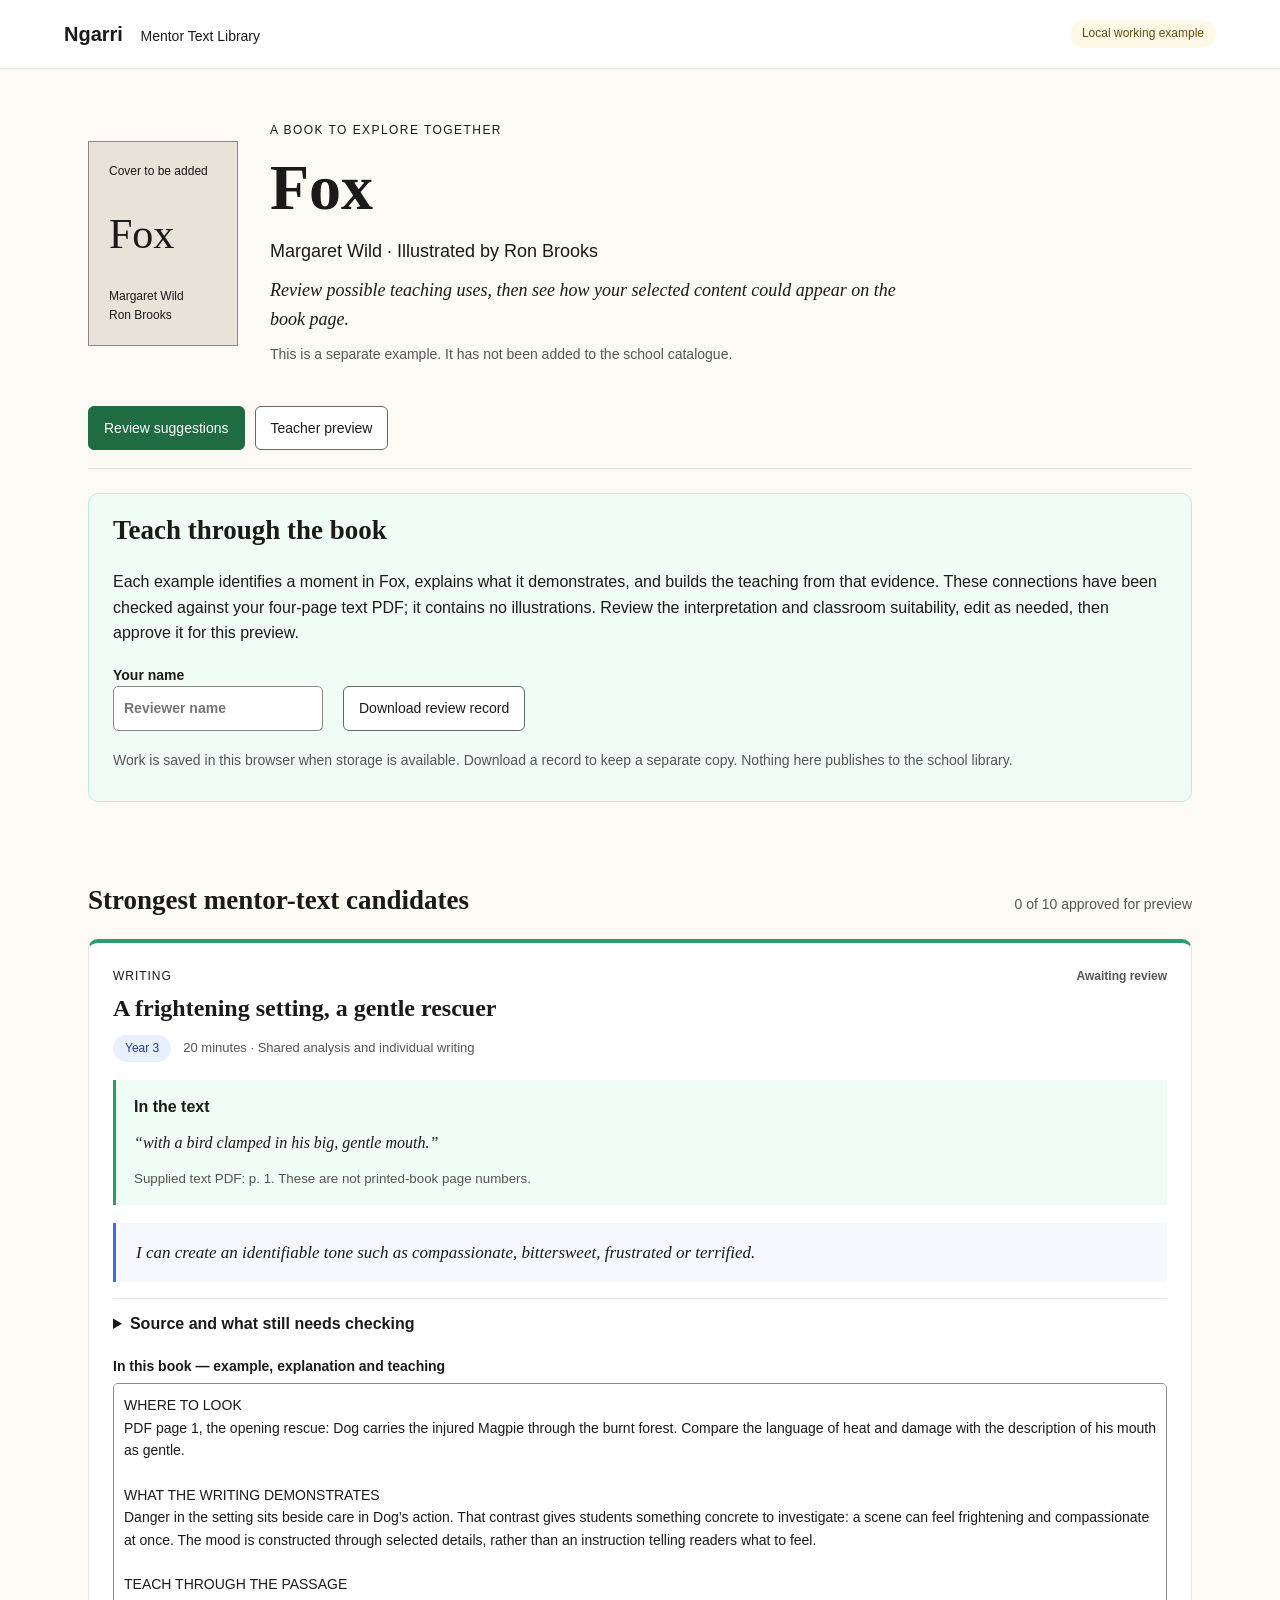
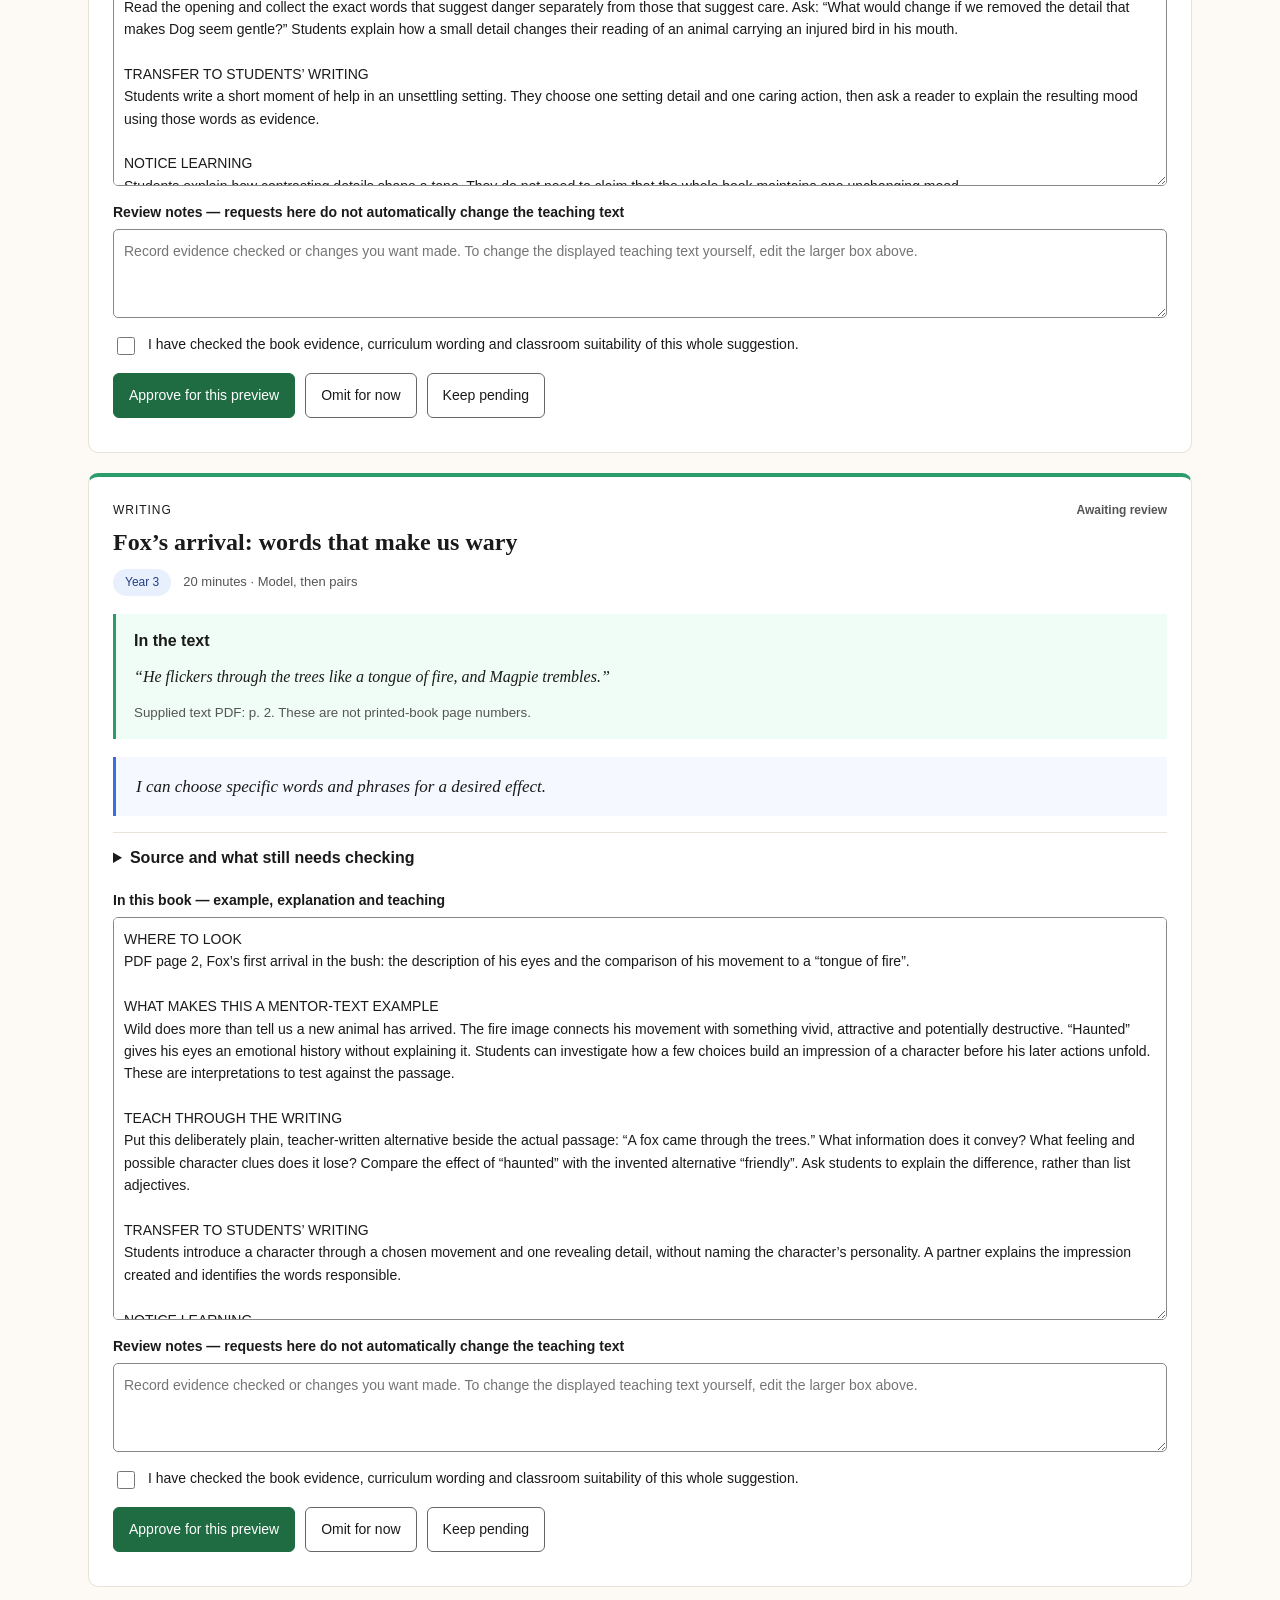
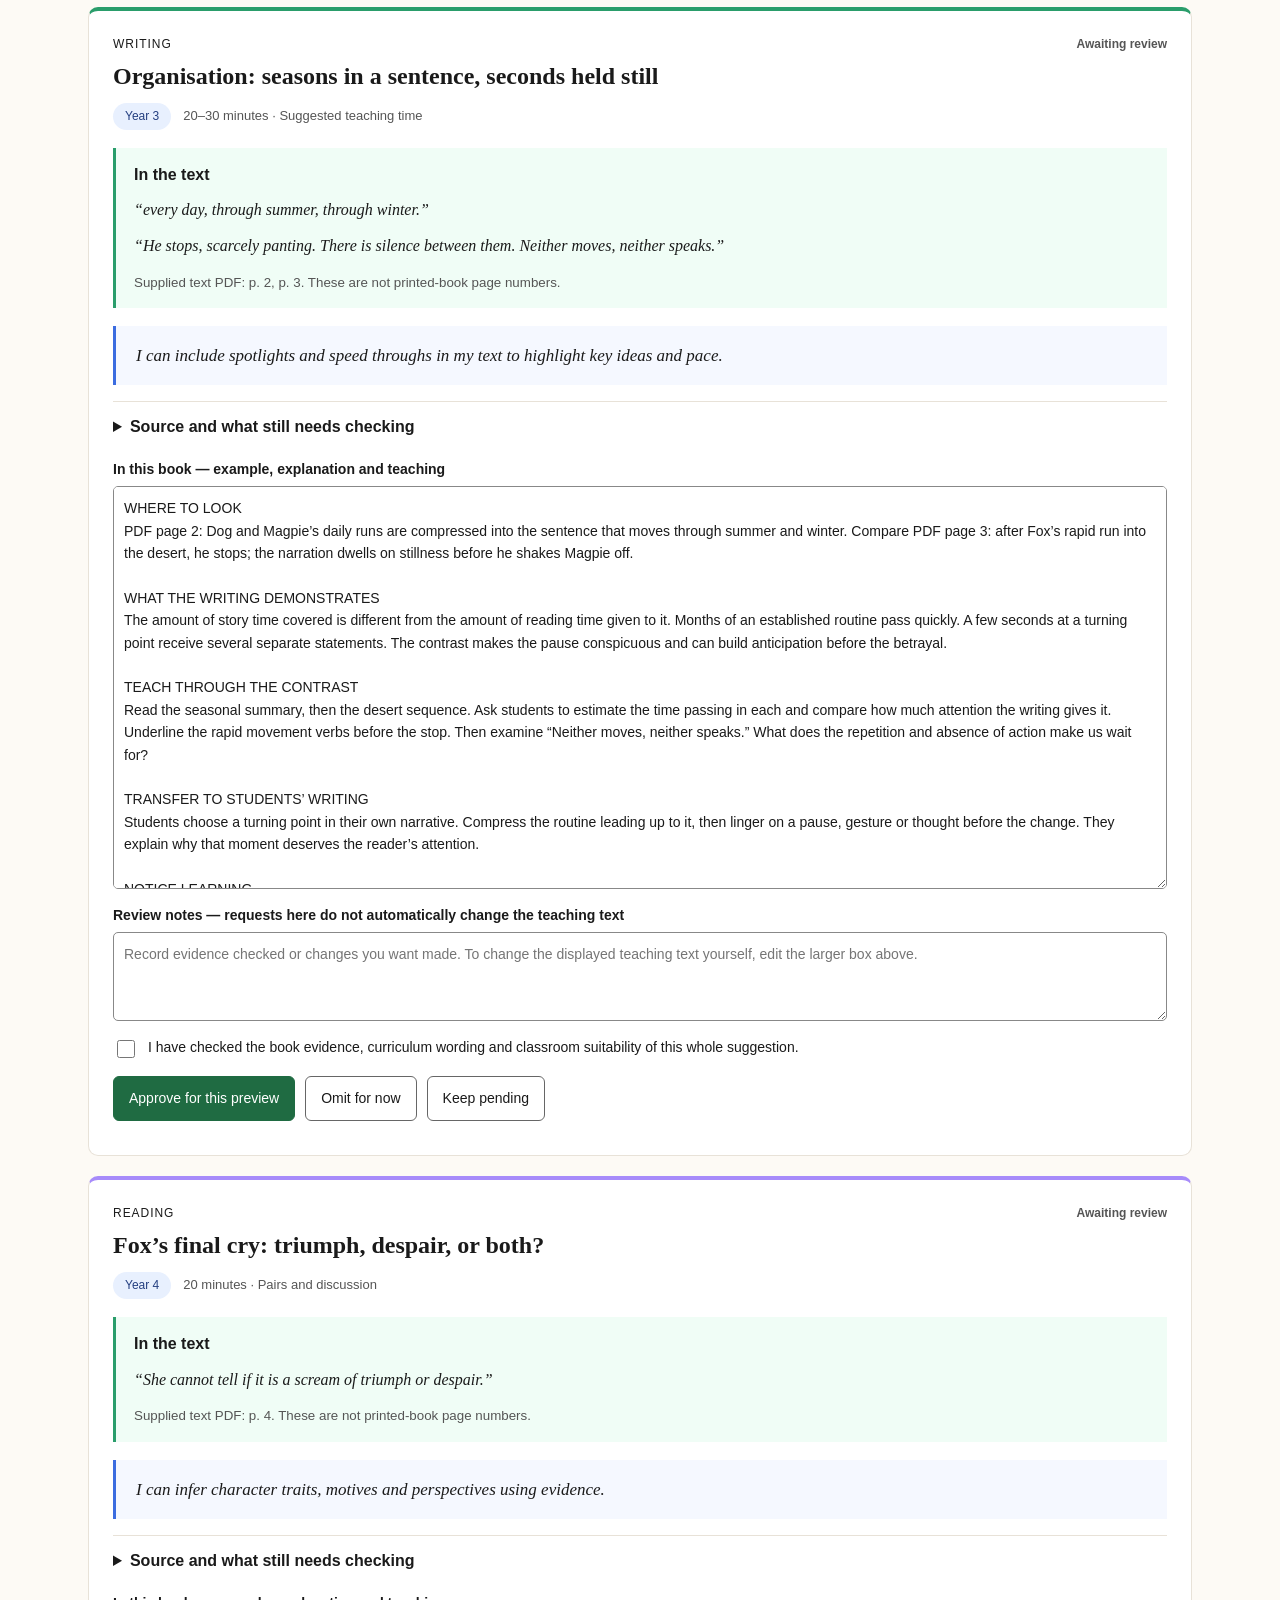
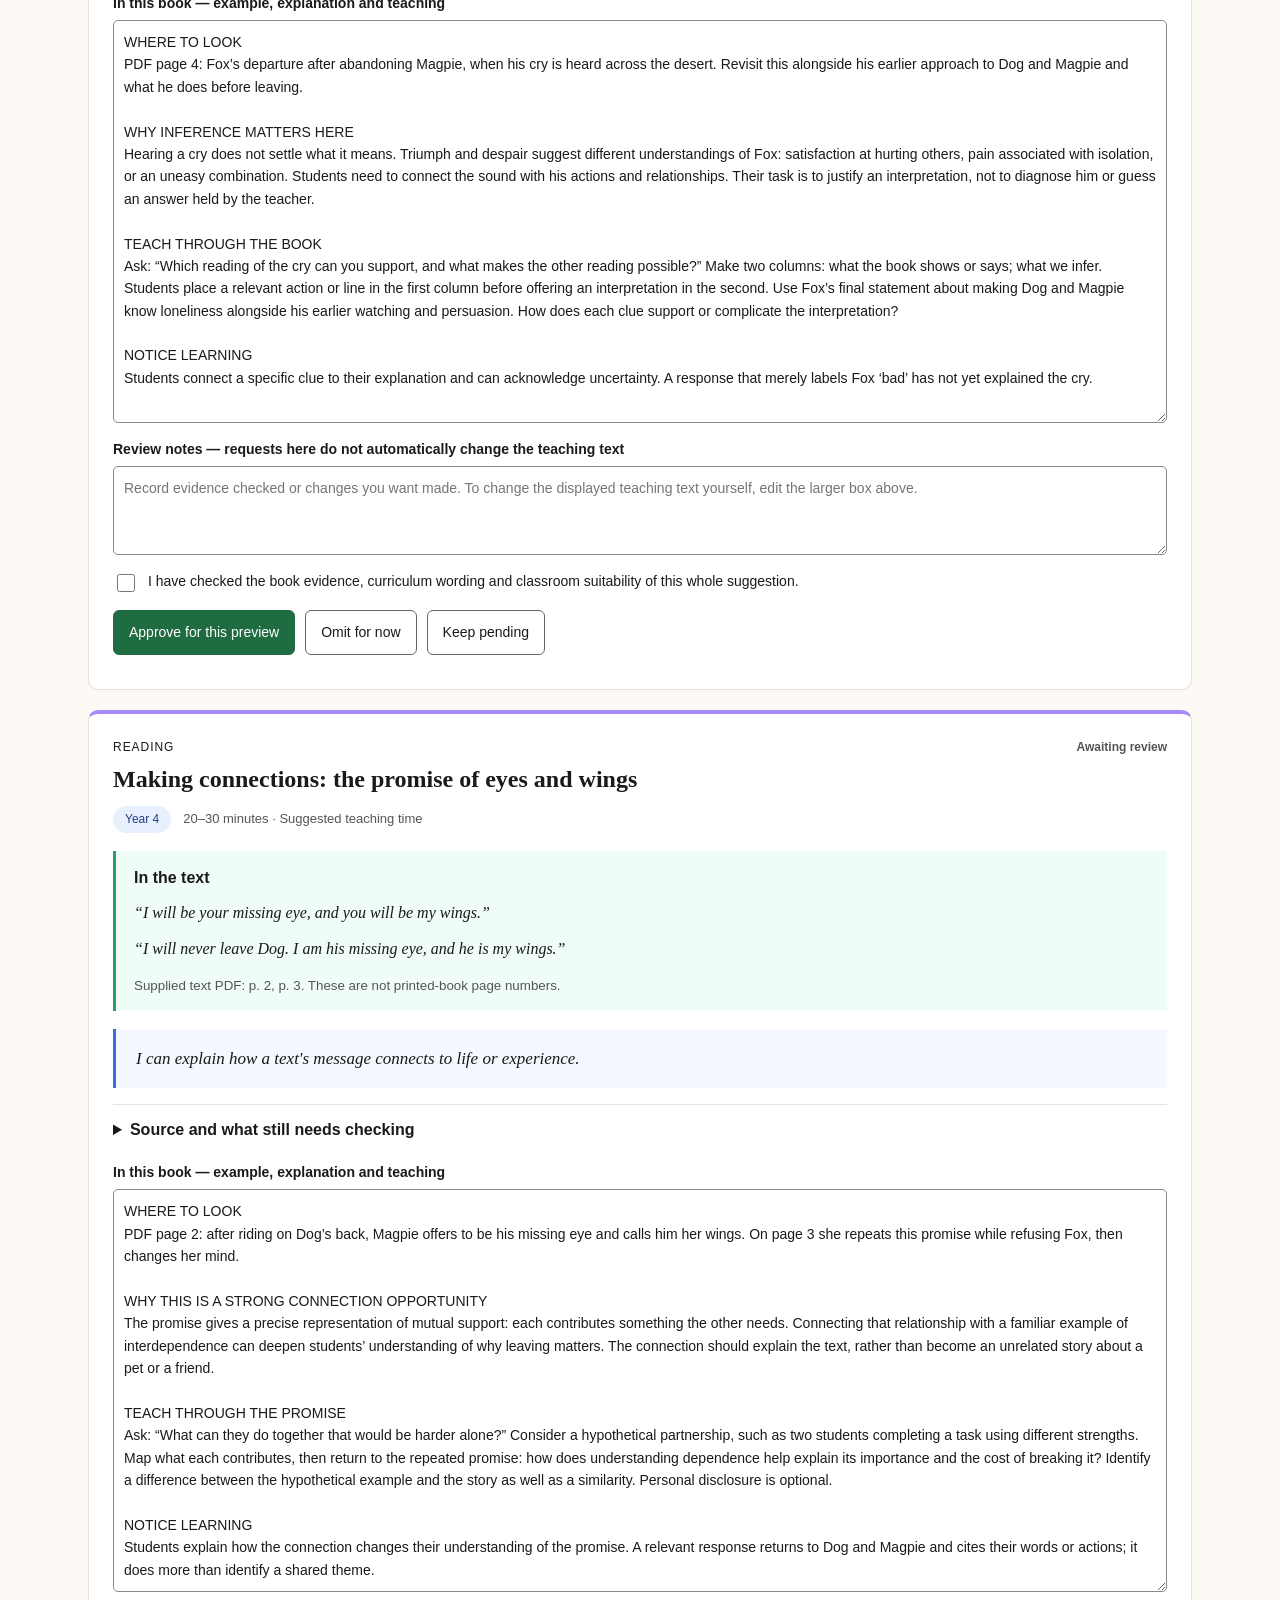
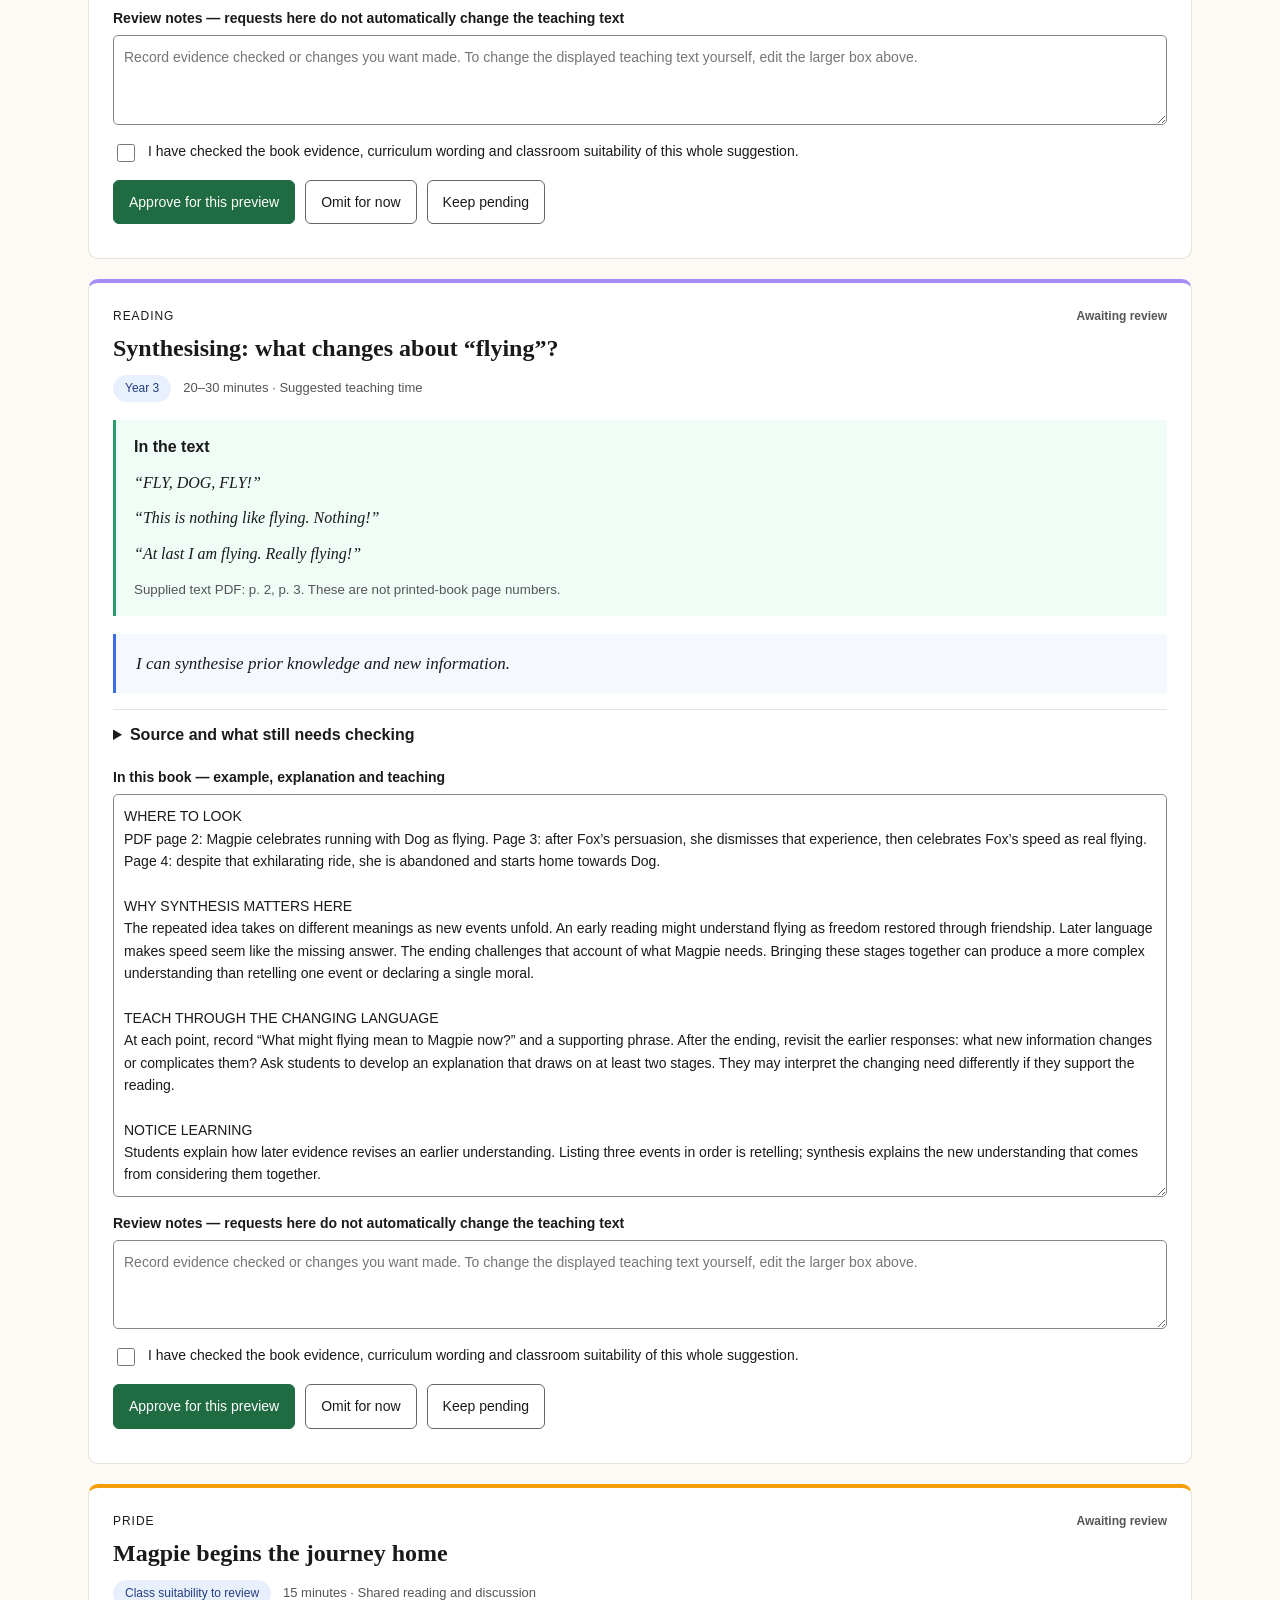
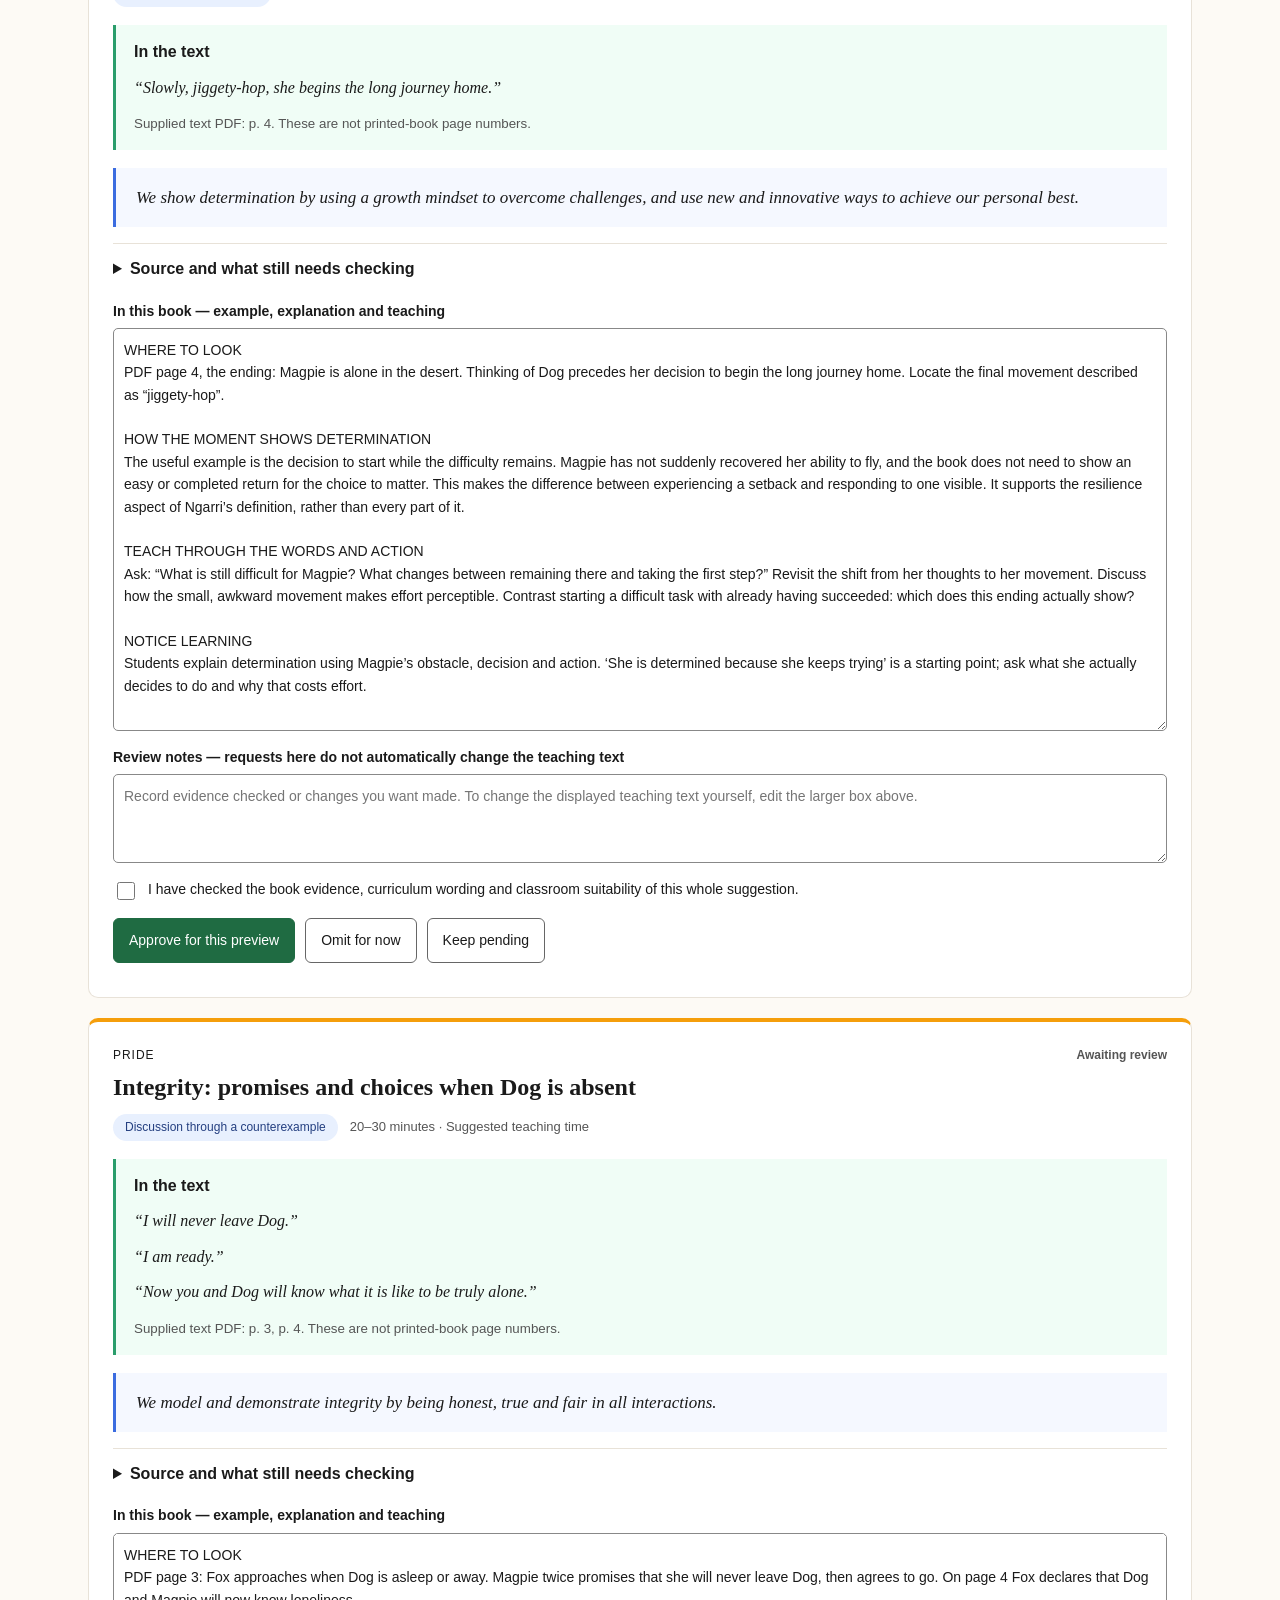
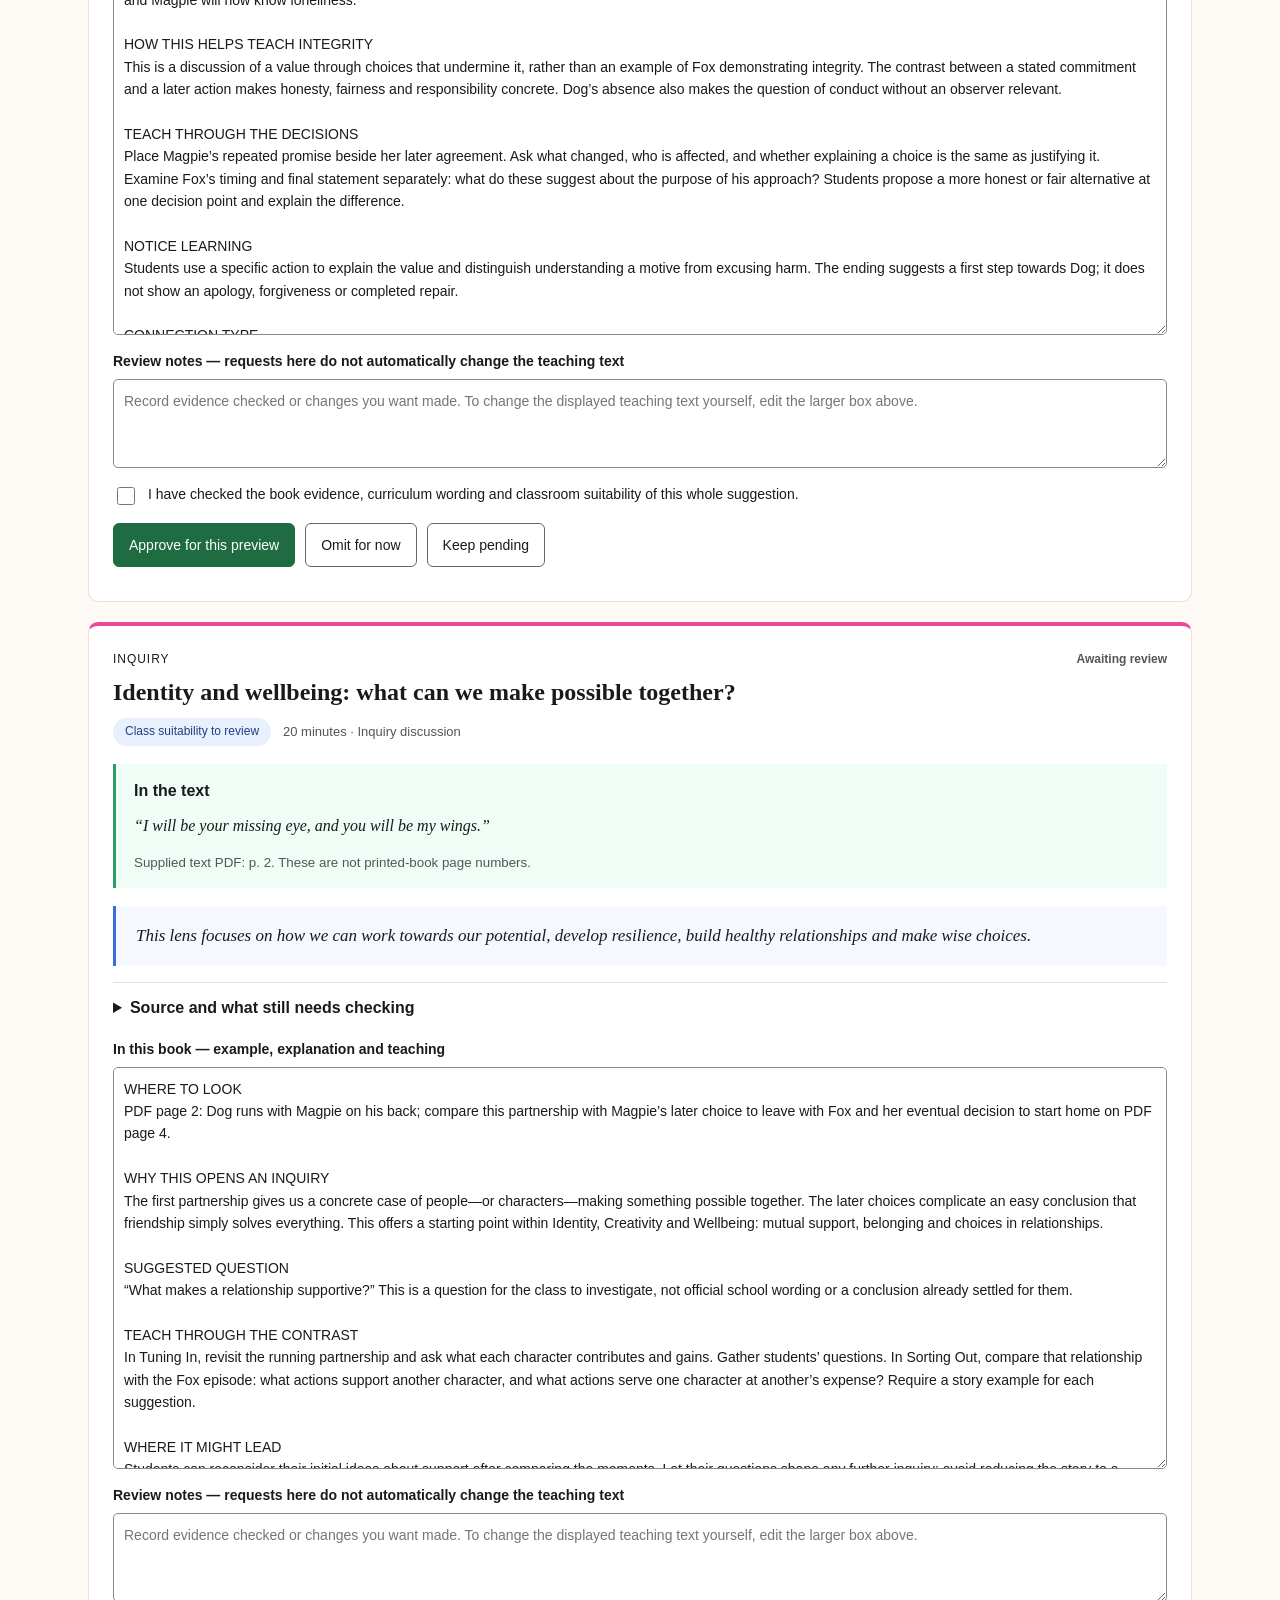
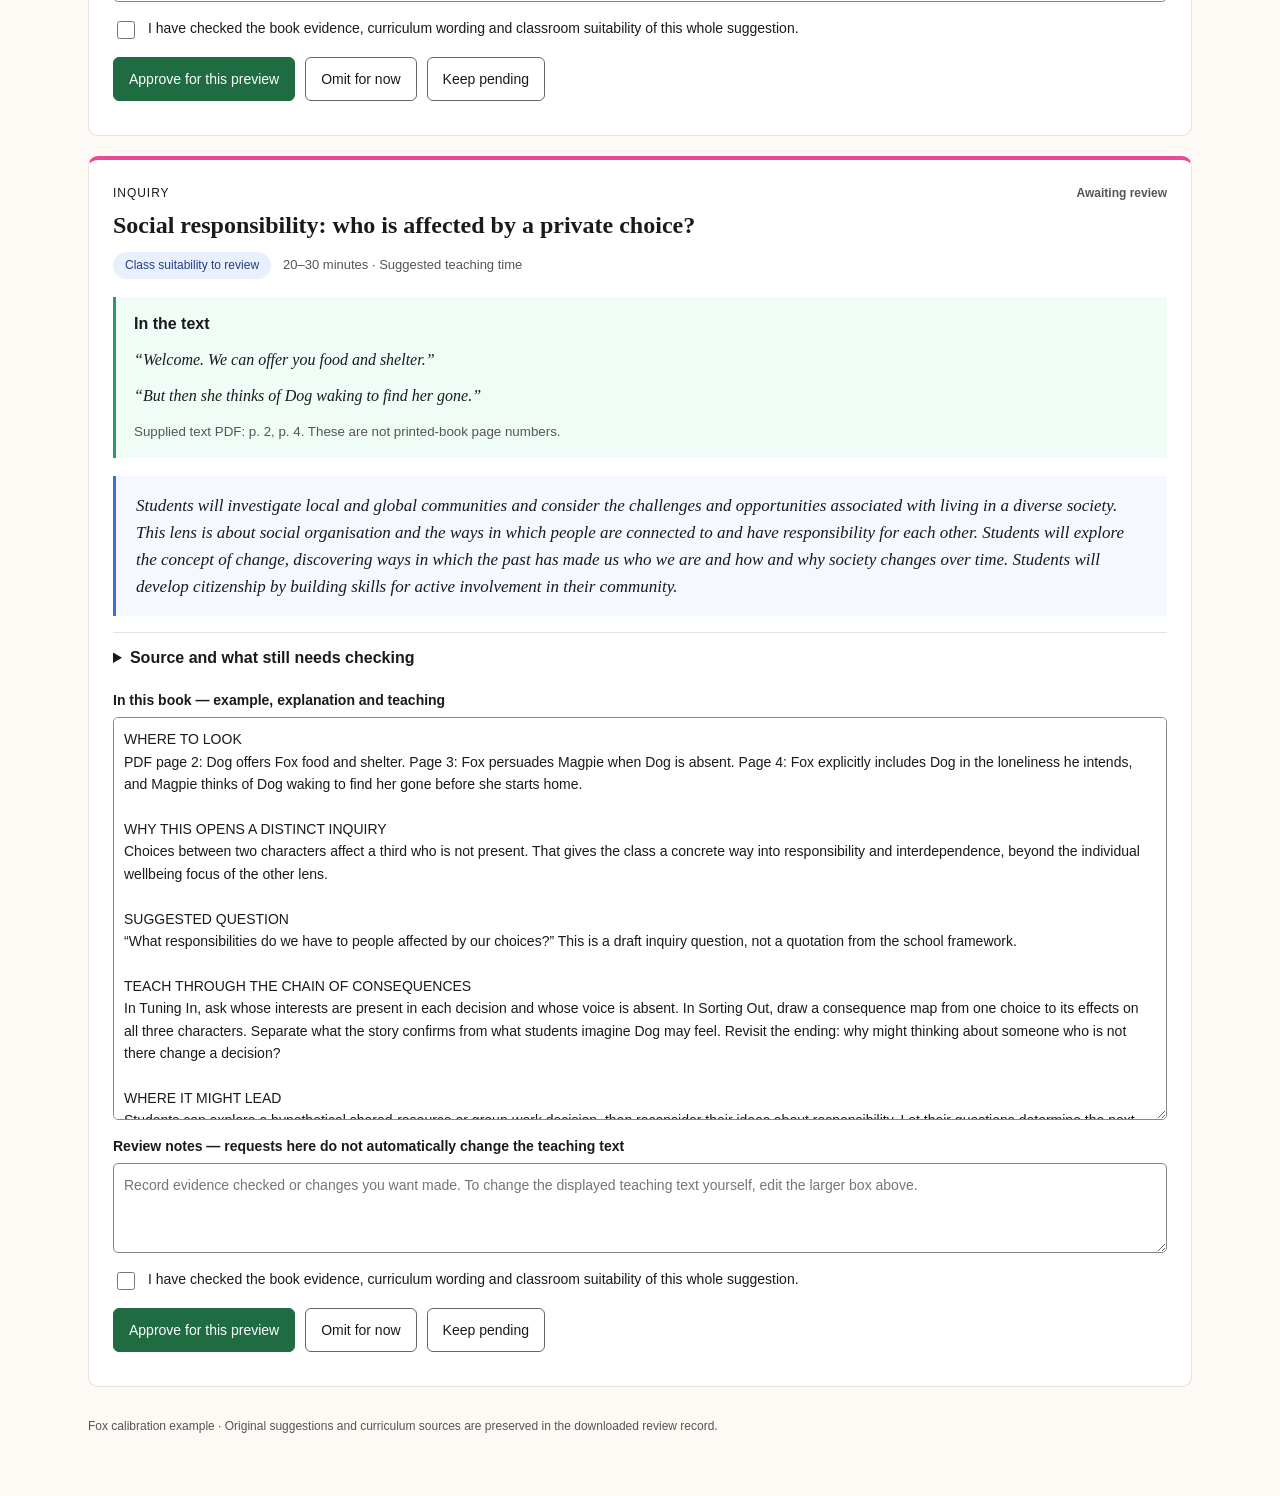
<file: fox-working-page/index.html>
<!doctype html>
<html lang="en-AU"><head><meta charset="utf-8"><meta name="viewport" content="width=device-width,initial-scale=1"><title>Fox · Ngarri Mentor Text Library</title><link rel="stylesheet" href="style.css"></head>
<body>
<a class="skip" href="#content">Skip to teaching content</a>
<header><strong>Ngarri <span>Mentor Text Library</span></strong><span class="badge">Local working example</span></header>
<main>
<section class="hero" aria-labelledby="book-title"><div class="cover" aria-label="Cover image not yet verified"><span>Cover to be added</span><strong>Fox</strong><small>Margaret Wild<br>Ron Brooks</small></div><div><p class="eyebrow">A book to explore together</p><h1 id="book-title">Fox</h1><p class="author">Margaret Wild · Illustrated by Ron Brooks</p><p class="intro">Review possible teaching uses, then see how your selected content could appear on the book page.</p><p class="muted">This is a separate example. It has not been added to the school catalogue.</p></div></section>
<nav aria-label="Page view"><button id="review-tab" aria-pressed="true">Review suggestions</button><button id="preview-tab" aria-pressed="false">Teacher preview</button></nav>
<section id="review-controls"><h2>Teach through the book</h2><p>Each example identifies a moment in Fox, explains what it demonstrates, and builds the teaching from that evidence. These connections have been checked against your four-page text PDF; it contains no illustrations. Review the interpretation and classroom suitability, edit as needed, then approve it for this preview.</p><div class="controls"><label>Your name <input id="reviewer" autocomplete="name" placeholder="Reviewer name"></label><button id="export">Download review record</button></div><p class="muted">Work is saved in this browser when storage is available. Download a record to keep a separate copy. Nothing here publishes to the school library.</p></section>
<p id="message" role="status" aria-live="polite"></p>
<div class="section-head"><h2 id="view-heading">Strongest mentor-text candidates</h2><span id="progress"></span></div>
<section id="content" tabindex="-1" aria-label="Teaching content"></section>
<footer>Fox calibration example · Original suggestions and curriculum sources are preserved in the downloaded review record.</footer>
</main><script type="module" src="app.js"></script></body></html>
</file>
<file: fox-working-page/style.css>
/* Palette roles and base colours taken from the preserved book-detail-v5 prototype.
   Responsive layout is a local implementation, not a newly adopted school design system. */
:root{--bg:#FDFAF5;--surface:#fff;--border:#e8e2d8;--text:#1a1a1a;--green:#2a9d6b;--blue:#3B6CE0;--purple:#a78bfa;--pink:#ec4899}
.book-evidence{background:#f0fdf6;border-left:3px solid #2a9d6b;padding:14px 18px;margin:18px 0}.book-quote{font-family:Lora,Georgia,serif;font-style:italic}.book-evidence small{color:#555}
*{box-sizing:border-box}body{margin:0;background:var(--bg);color:var(--text);font-family:'DM Sans',Arial,sans-serif;line-height:1.6}header{display:flex;justify-content:space-between;gap:16px;align-items:center;padding:18px 5%;border-bottom:1px solid var(--border);background:white}header strong{font-size:20px}header strong span{font-size:14px;font-weight:400;margin-left:12px}main{max-width:1160px;margin:auto;padding:30px 28px}h1,h2,h3{font-family:Fraunces,Georgia,serif;line-height:1.2}h1{font-size:64px;margin:8px 0}h2{font-size:27px}h3{font-size:24px;margin:8px 0 12px}p{margin:10px 0}.hero{display:grid;grid-template-columns:150px 1fr;gap:32px;padding:12px 0 30px;align-items:center}.cover{min-height:205px;background:#e8e2d8;border:1px solid #888;padding:20px;display:flex;flex-direction:column;justify-content:space-between}.cover strong{font:42px Georgia,serif}.cover span{font-size:12px}.cover small{font-size:12px}.eyebrow{font-size:12px;text-transform:uppercase;letter-spacing:.12em}.intro{max-width:640px;font:italic 18px/1.6 Lora,Georgia,serif}.author{font-size:18px}.muted{color:#555;font-size:14px}.badge,.chip{display:inline-block;background:#E8F0FE;color:#243f80;border-radius:20px;padding:4px 12px;font-size:12px}.badge{background:#FEF9E6;color:#684b12}nav{display:flex;gap:10px;border-bottom:1px solid var(--border);padding-bottom:18px}button{font:inherit;font-size:14px;border:1px solid #666;background:white;border-radius:6px;padding:10px 15px;color:var(--text);cursor:pointer}button:hover{background:#f0fdf6}button[aria-pressed=true],.approve{background:#1f6b42;color:white;border-color:#1f6b42}button:focus-visible,input:focus-visible,textarea:focus-visible,summary:focus-visible{outline:3px solid var(--blue);outline-offset:3px}button:disabled{cursor:default;opacity:.6}#review-controls{background:#f0fdf6;padding:20px 24px;margin:24px 0;border:1px solid #b8edd6;border-radius:10px}#review-controls h2{margin-top:0}.controls{display:flex;gap:20px;align-items:end;flex-wrap:wrap;margin:18px 0}label{display:block;font-size:14px;font-weight:600}input,textarea{font:inherit;display:block;border:1px solid #888;border-radius:5px;padding:10px;background:white;color:var(--text);width:100%}input{max-width:320px}textarea{font-weight:400;line-height:1.6;resize:vertical;margin-top:6px}.section-head{display:flex;align-items:baseline;justify-content:space-between;gap:15px}#progress{font-size:14px;color:#555}#content{display:grid;gap:20px}.card{background:white;border:1px solid var(--border);border-radius:10px;padding:24px;border-top:4px solid var(--green)}.card[data-category=Reading]{border-top-color:var(--purple)}.card[data-category=Inquiry]{border-top-color:var(--pink)}.card[data-category=PRIDE]{border-top-color:#f59e0b}.card-top{display:flex;gap:12px;justify-content:space-between;align-items:center}.category{font-size:12px;letter-spacing:.08em;text-transform:uppercase}.status{font-size:12px;font-weight:600;color:#555}.meta{display:flex;gap:12px;flex-wrap:wrap;align-items:center;font-size:13px;color:#555;margin-bottom:16px}blockquote{margin:14px 0;padding:16px 20px;background:#F5F8FF;border-left:3px solid var(--blue);font:italic 17px/1.6 Lora,Georgia,serif}details{margin:16px 0;border-top:1px solid var(--border);padding-top:12px}summary{cursor:pointer;font-weight:600}.source{font-size:13px;color:#555;overflow-wrap:anywhere}.review-fields{display:grid;gap:15px;margin-top:18px}.check{display:flex;gap:10px;align-items:start;font-weight:400}.check input{width:18px;height:18px;flex-shrink:0;margin-top:4px}.actions{display:flex;gap:10px;flex-wrap:wrap;margin-top:15px}.prose{white-space:pre-wrap}.empty{padding:44px 24px;border:1px dashed #888;border-radius:10px;text-align:center}.empty p{max-width:560px;margin:12px auto}footer{font-size:12px;color:#555;padding:30px 0}#message{min-height:26px;color:#1f6b42}.skip{position:absolute;top:-80px;background:white;padding:10px}.skip:focus{top:0}[hidden]{display:none!important}@media(min-width:900px){.teacher-grid{grid-template-columns:1fr 1fr}.teacher-grid .card{align-self:start}}@media(max-width:600px){main{padding:20px 16px}header{align-items:start}header strong span{display:block;margin:0}header .badge{max-width:110px}.hero{grid-template-columns:90px 1fr;gap:18px}.cover{min-height:155px;padding:12px}.cover strong{font-size:29px}.cover small,.cover span{font-size:10px}h1{font-size:46px}.intro{font-size:16px}.author{font-size:15px}.card{padding:18px}.card-top,.section-head{align-items:start}.controls{display:block}.controls button{margin-top:14px}nav button{flex:1}.badge{font-size:11px}h2{font-size:24px}}
</file>
